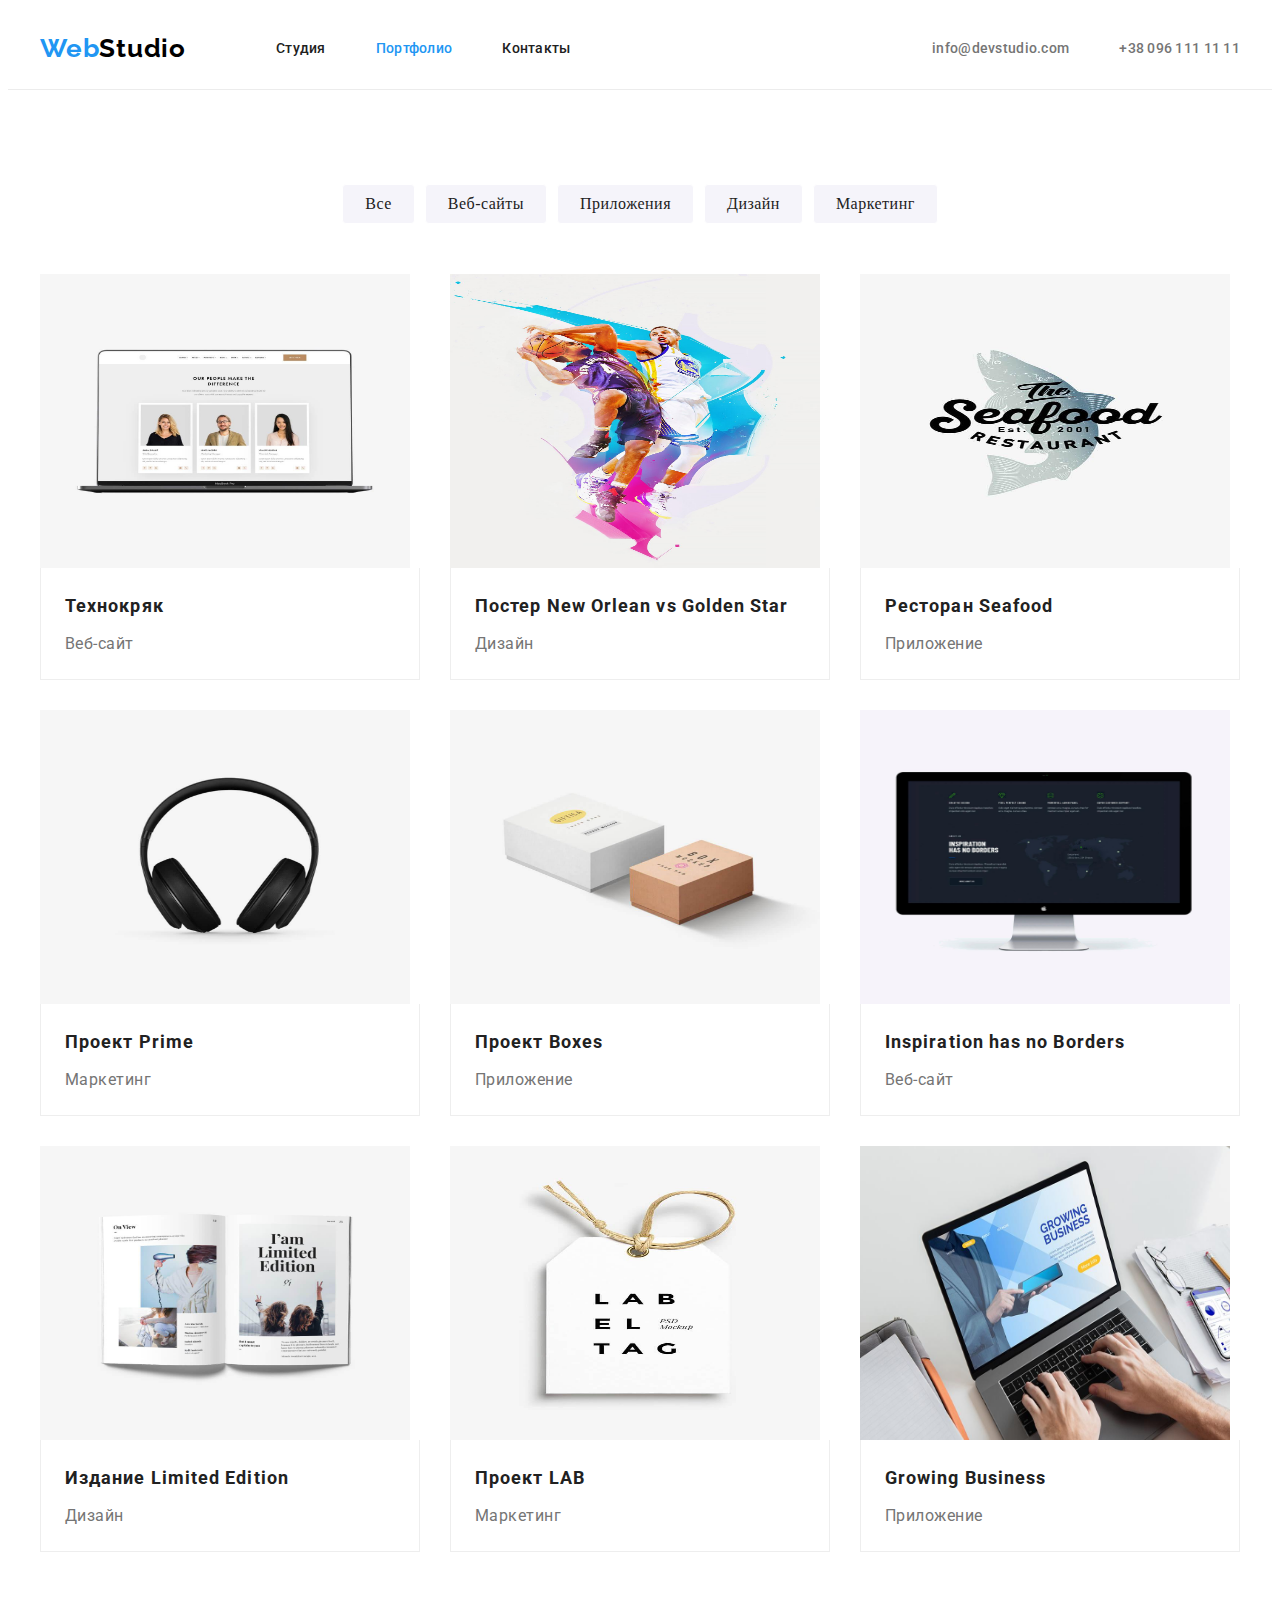
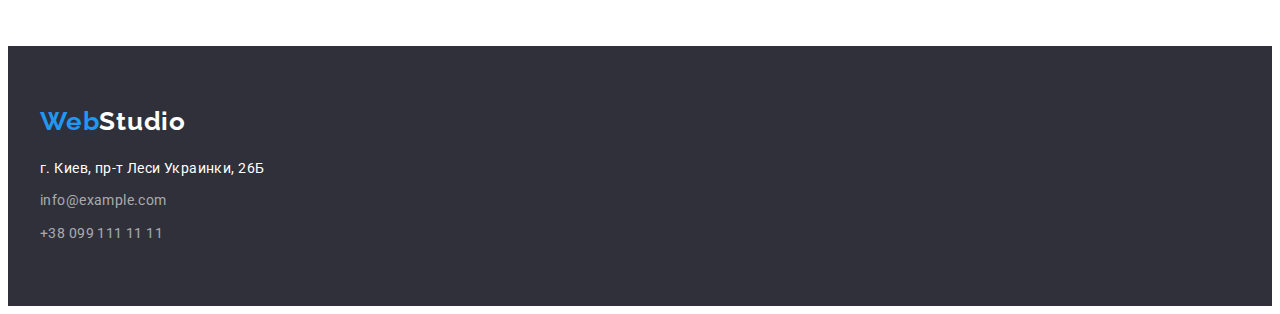
<file: portfolio.html>
<!DOCTYPE html>
<html lang="ru">
  <head>
    <meta charset="UTF-8" />
    <meta http-equiv="X-UA-Compatible" content="IE=edge" />
    <meta name="viewport" content="width=device-width, initial-scale=1.0" />
    <title>Портфолио</title>
    <link rel="preconnect" href="https://fonts.gstatic.com" />
    <link rel="preconnect" href="https://fonts.gstatic.com" />
    <link rel="preconnect" href="https://fonts.gstatic.com" />
    <link
      href="https://fonts.googleapis.com/css2?family=Raleway:wght@700&family=Roboto:wght@400;500;700;900&display=swap"
      rel="stylesheet"
    />

    <link
      rel="stylesheet"
      href="https://cdnjs.cloudflare.com/ajax/libs/modern-normalize/1.0.0/modern-normalize.css"
      integrity="sha512-Zx6MlUMKSVJoQ+83OwhdILe8cSEsCzfqThJd7J/VA2UrK6Ctj85p+xzqfyuNXE5B1k25uUdmJ2OzItbBy9GHAQ=="
      crossorigin="anonymous"
    />
    <link rel="stylesheet" href="./css/styles.css" />
  </head>
  <body>
    <header class="header">
      <!-- NAVIGATION MENU -->
      <div class="container">
        <nav class="nav">
          <a class="logo link" href="./index.html" lang="en"
            >Web<span class="logo-text-header">Studio</span></a
          >
          <ul class="nav-list list">
            <li class="nav-list-item">
              <a class="nav-link link" href="./index.html">Студия</a>
            </li>
            <li class="nav-list-item">
              <a class="nav-link link current" href="./portfolio.html"
                >Портфолио</a
              >
            </li>
            <li class="nav-list-item">
              <a class="nav-link link" href="">Контакты</a>
            </li>
          </ul>
        </nav>
        <ul class="contacts-header-list list">
          <li class="header-contacts">
            <a
              class="header-mail-link link"
              href="mailto:info@devstudio.com"
              lang="en"
              >info@devstudio.com</a
            >
          </li>
          <li class="header-contacts">
            <a class="header-phone-link link" href="tel:+380961111111"
              >+38 096 111 11 11</a
            >
          </li>
        </ul>
      </div>
    </header>

    <main>
      <!-- PORTFOLIO -->
      <h1 class="visually-hidden">Портфолио</h1>
      <section class="portfolio">
        <div class="container">
          <h2 class="visually-hidden">Наше Портфолио</h2>
          <!-- PORTFOLIO BUTTONS -->
          <ul class="filter-set">
            <li class="filter-item list">
              <button class="filter-item-button" type="button">Все</button>
            </li>
            <li class="filter-item list">
              <button class="filter-item-button" type="button">
                Веб-сайты
              </button>
            </li>
            <li class="filter-item list">
              <button class="filter-item-button" type="button">
                Приложения
              </button>
            </li>
            <li class="filter-item list">
              <button class="filter-item-button" type="button">Дизайн</button>
            </li>
            <li class="filter-item list">
              <button class="filter-item-button" type="button">
                Маркетинг
              </button>
            </li>
          </ul>

          <!-- PORTFOLIO CARDS -->
          <ul class="card-set">
            <li class="card-set-item list">
              <article class="card">
                <div class="card-thumb">
                  <img
                    src="./img/portfolio/card1.jpg"
                    alt="Пример 1"
                    width="370"
                    height="294"
                  />
                </div>
              </article>
              <div class="card-content">
                <h3 class="card-heading">Технокряк</h3>
                <p class="card-text">Веб-сайт</p>
              </div>
            </li>

            <li class="card-set-item list">
              <article class="card">
                <div class="card-thumb">
                  <img
                    src="./img/portfolio/card2.jpg"
                    alt="Пример 2"
                    width="370"
                    height="294"
                  />
                </div>
              </article>
              <div class="card-content">
                <h3 class="card-heading">
                  Постер <span lang="en">New Orlean vs Golden Star</span>
                </h3>
                <p class="card-text">Дизайн</p>
              </div>
            </li>

            <li class="card-set-item list">
              <article class="card">
                <div class="card-thumb">
                  <img
                    src="./img/portfolio/card3.jpg"
                    alt="Пример 3"
                    width="370"
                    height="294"
                  />
                </div>
              </article>
              <div class="card-content">
                <h3 class="card-heading">
                  Ресторан <span lang="en">Seafood</span>
                </h3>
                <p class="card-text">Приложение</p>
              </div>
            </li>

            <li class="card-set-item list">
              <article class="card">
                <div class="card-thumb">
                  <img
                    src="./img/portfolio/card4.jpg"
                    alt="Пример 4"
                    width="370"
                    height="294"
                  />
                </div>
              </article>
              <div class="card-content">
                <h3 class="card-heading">
                  Проект <span lang="en">Prime</span>
                </h3>
                <p class="card-text">Маркетинг</p>
              </div>
            </li>

            <li class="card-set-item list">
              <article class="card">
                <div class="card-thumb">
                  <img
                    src="./img/portfolio/card5.jpg"
                    alt="Пример 5"
                    width="370"
                    height="294"
                  />
                </div>
              </article>
              <div class="card-content">
                <h3 class="card-heading">
                  Проект <span lang="en">Boxes</span>
                </h3>
                <p class="card-text">Приложение</p>
              </div>
            </li>

            <li class="card-set-item list">
              <article class="card">
                <div class="card-thumb">
                  <img
                    src="./img/portfolio/card6.jpg"
                    alt="Пример 6"
                    width="370"
                    height="294"
                  />
                </div>
              </article>
              <div class="card-content">
                <h3 class="card-heading">
                  <span lang="en">Inspiration has no Borders</span>
                </h3>
                <p class="card-text">Веб-сайт</p>
              </div>
            </li>

            <li class="card-set-item list">
              <article class="card">
                <div class="card-thumb">
                  <img
                    src="./img/portfolio/card7.jpg"
                    alt="Пример 7"
                    width="370"
                    height="294"
                  />
                </div>
              </article>
              <div class="card-content">
                <h3 class="card-heading">
                  Издание <span lang="en">Limited Edition</span>
                </h3>
                <p class="card-text">Дизайн</p>
              </div>
            </li>

            <li class="card-set-item list">
              <article class="card">
                <div class="card-thumb">
                  <img
                    src="./img/portfolio/card8.jpg"
                    alt="Пример 8"
                    width="370"
                    height="294"
                  />
                </div>
              </article>
              <div class="card-content">
                <h3 class="card-heading">Проект <span lang="en">LAB</span></h3>
                <p class="card-text">Маркетинг</p>
              </div>
            </li>

            <li class="card-set-item list">
              <article class="card">
                <div class="card-thumb">
                  <img
                    src="./img/portfolio/card9.jpg"
                    alt="Пример 9"
                    width="370"
                    height="294"
                  />
                </div>
              </article>
              <div class="card-content">
                <h3 class="card-heading">
                  <span lang="en">Growing Business</span>
                </h3>
                <p class="card-text">Приложение</p>
              </div>
            </li>
          </ul>
        </div>
      </section>
    </main>

    <footer class="footer">
      <!-- CONTACT info -->
      <div class="container">
        <a class="logo link" href="./index.html" lang="en"
          >Web<span class="logo-text-footer">Studio</span></a
        >
        <address class="address">
          <p class="address-info">г. Киев, пр-т Леси Украинки, 26Б</p>
          <ul class="footer-contacts-list list">
            <li class="footer-mail">
              <a
                class="footer-mail-link link"
                href="mailto:info@example.com"
                lang="en"
                >info@example.com</a
              >
            </li>
            <li class="footer-phone">
              <a class="footer-phone-link link" href="tel:+380991111111"
                >+38 099 111 11 11</a
              >
            </li>
          </ul>
        </address>
      </div>
    </footer>
  </body>
</html>
</file>
<file: css/styles.css>
:root {
  --main-font: "Roboto", sans-serif;
}

h1,
h2,
h3,
h4,
h5,
h6,
p {
  margin: 0;
}

ul {
  margin: 0;
  padding: 0;
}

img {
  display: block;
  max-width: 100%;
}

.link {
  text-decoration: none;
}

.list {
  list-style: none;
}

.address {
  font-style: normal;
}

/* =============== HEADER ===============  */

.header {
  padding-top: 25px;
  padding-bottom: 25px;
  border-bottom: 1px solid #ececec;
}

.header .container {
  width: 1200px;
  /* height: 80px; */
  margin: 0 auto;
  padding-left: 15px;
  padding-right: 15px;

  display: flex;
  align-items: center;
}

.nav {
  display: flex;
  align-items: center;
}

.logo {
  font-family: "Raleway", sans-serif;
  font-weight: bold;
  font-size: 26px;
  line-height: 1.19;
  letter-spacing: 0.03em;
  margin-right: 90px;

  color: #2196f3;
}

.logo-text-header {
  color: black;
}

.nav-list .link.current {
  color: #2196f3;
}

.nav-list {
  display: flex;
  align-items: center;
}

.nav-list-item:not(:last-child) {
  margin-right: 50px;
}

.nav-link {
  font-family: var(--main-font);
  font-weight: 500;
  font-size: 14px;
  line-height: 1.14;
  letter-spacing: 0.02em;

  color: #212121;
}

.nav-link:hover,
.nav-link:focus {
  color: #2196f3;
}

.header-mail-link {
  font-family: var(--main-font);
  font-weight: 500;
  font-size: 14px;
  line-height: 1.14;
  letter-spacing: 0.02em;
  color: #757575;
  margin-right: 50px;
}

.contacts-header-list {
  display: flex;
  align-items: center;
  margin-left: auto;
}

.header-mail-link:hover,
.header-mail-link:focus {
  color: #2196f3;
}

.header-phone-link {
  font-family: var(--main-font);
  font-weight: 500;
  font-size: 14px;
  line-height: 1.14;
  letter-spacing: 0.02em;

  color: #757575;
}

.header-phone-link:hover,
.header-phone-link:focus {
  color: #2196f3;
}

/* ============== END HEADER ============== */

/* ============== HERO ================= */

.hero {
  background-color: #2f303a;
  padding-top: 200px;
  padding-bottom: 200px;
}

.hero .container {
  width: 1200px;
  /* height: 600px; */
  margin: 0 auto;
  padding-left: 15px;
  padding-right: 15px;

  display: flex;
  align-items: center;
  flex-direction: column;
}

.hero-title {
  font-family: var(--main-font);
  font-weight: 900;
  font-size: 44px;
  line-height: 1.36;

  text-align: center;
  letter-spacing: 0.06em;
  text-transform: uppercase;

  padding-left: 240px;
  padding-right: 240px;
  margin-bottom: 30px;

  color: #ffffff;
}

.modal-button {
  min-width: 200px;
  padding: 10px 32px;
  background: #2196f3;
  box-shadow: 0px 4px 4px rgba(0, 0, 0, 0.15);
  border-radius: 4px;
  cursor: pointer;
}

.modal-button:hover,
.modal-button:focus {
  background: #188ce8;
}

.modal-button-text {
  font-family: inherit;
  font-weight: bold;
  font-size: 16px;
  line-height: 1.88;

  color: #ffffff;
}

/* =============== END HERO ================ */

/* =============== FEATURES ================ */

.features {
  padding-top: 94px;
  padding-bottom: 94px;
}

.features .container {
  width: 1200px;
  /* height: 100px; */
  margin: 0 auto;
  padding-left: 15px;
  padding-right: 15px;
}

.features-list {
  display: flex;
  align-items: center;

  margin-left: -30px;
  margin-top: -30px;
}

.features-item-title {
  font-family: var(--main-font);
  font-weight: bold;
  font-size: 14px;
  line-height: 1.14;
  letter-spacing: 0.03em;
  text-transform: uppercase;
  margin-bottom: 10px;

  color: #212121;
}

.features-item-description {
  font-family: var(--main-font);
  font-weight: normal;
  font-size: 14px;
  line-height: 1.7;

  letter-spacing: 0.03em;

  color: #757575;
}

.features-item {
  width: 270px;
  height: 101px;
  flex-basis: calc(100% / 4 - 30px);
  margin-left: 30px;
  margin-top: 30px;
}

/* ============= END FEATURES ============== */

/* ========== WHAT WE ARE DOING ============ */

.we-doing {
  padding-top: 94px;
  padding-bottom: 94px;
}

.we-doing .container {
  width: 1200px;
  /* height: 386px; */
  margin: 0 auto;
  padding-left: 15px;
  padding-right: 15px;
}

.we-doing-title {
  font-family: var(--main-font);
  font-weight: bold;
  font-size: 36px;
  line-height: 1.16;
  text-align: center;
  letter-spacing: 0.03em;

  margin-bottom: 50px;

  color: #212121;
}

.we-doing-list {
  display: flex;
  align-items: center;
  /* justify-content: space-between; */
  margin-left: -30px;
  margin-top: -30px;
}

.we-doing-list-item {
  flex-basis: calc(100% / 3 - 30px);
  margin-left: 30px;
  margin-top: 30px;
}

.we-doing-img1 {
  width: 370px;
  height: 294px;
  left: 215px;
  top: 1061px;
}

.we-doing-img2 {
  width: 370px;
  height: 294px;
  left: 615px;
  top: 1061px;
}

.we-doing-img3 {
  width: 370px;
  height: 294px;
  left: 1015px;
  top: 1061px;
}

/* ========= END WHAT WE ARE DOING ========= */

/* =============== TEAM ================= */

.team {
  background-color: #f5f4fa;
  padding-top: 94px;
  padding-bottom: 94px;
}

.team .container {
  width: 1200px;
  /* height: 648px; */
  margin: 0 auto;
  padding-left: 15px;
  padding-right: 15px;

  display: flex;
  align-items: center;
  flex-direction: column;
}

.team-title {
  font-family: var(--main-font);
  font-weight: bold;
  font-size: 36px;
  line-height: 1.16;
  text-align: center;
  letter-spacing: 0.03em;
  margin-bottom: 50px;

  color: #212121;
}

.team-list {
  width: 1170px;
  height: 368px;
  left: 215px;
  top: 1635px;
  display: flex;
  /* justify-content: space-between; */
  margin-left: -30px;
  margin-top: -30px;
}

.team-item1 {
  width: 270px;
  height: 368px;
  left: 215px;
  top: 1635px;

  background: #ffffff;

  box-shadow: 0px 1px 3px rgba(0, 0, 0, 0.12), 0px 1px 1px rgba(0, 0, 0, 0.14),
    0px 2px 1px rgba(0, 0, 0, 0.2);
  border-radius: 0px 0px 4px 4px;

  flex-basis: calc(100% / 4 - 30px);
  margin-left: 30px;
  margin-top: 30px;
}

.team-item2 {
  width: 270px;
  height: 368px;
  left: 815px;
  top: 1635px;

  background: #ffffff;

  box-shadow: 0px 1px 3px rgba(0, 0, 0, 0.12), 0px 1px 1px rgba(0, 0, 0, 0.14),
    0px 2px 1px rgba(0, 0, 0, 0.2);
  border-radius: 0px 0px 4px 4px;

  flex-basis: calc(100% / 4 - 30px);
  margin-left: 30px;
  margin-top: 30px;
}

.team-item3 {
  width: 270px;
  height: 368px;
  left: 815px;
  top: 1635px;

  background: #ffffff;

  box-shadow: 0px 1px 3px rgba(0, 0, 0, 0.12), 0px 1px 1px rgba(0, 0, 0, 0.14),
    0px 2px 1px rgba(0, 0, 0, 0.2);
  border-radius: 0px 0px 4px 4px;

  flex-basis: calc(100% / 4 - 30px);
  margin-left: 30px;
  margin-top: 30px;
}

.team-item4 {
  width: 270px;
  height: 368px;
  left: 815px;
  top: 1635px;

  background: #ffffff;

  box-shadow: 0px 1px 3px rgba(0, 0, 0, 0.12), 0px 1px 1px rgba(0, 0, 0, 0.14),
    0px 2px 1px rgba(0, 0, 0, 0.2);
  border-radius: 0px 0px 4px 4px;

  flex-basis: calc(100% / 4 - 30px);
  margin-left: 30px;
  margin-top: 30px;
}

.team-img1 {
  width: 270px;
  height: 260px;
  left: 215px;
  top: 1635px;

  border-radius: 0px;
}

.team-img2 {
  width: 270px;
  height: 260px;
  left: 515px;
  top: 1635px;

  border-radius: 0px;
}

.team-img3 {
  width: 270px;
  height: 260px;
  left: 815px;
  top: 1635px;

  border-radius: 0px;
}

.team-img4 {
  width: 270px;
  height: 260px;
  left: 1115px;
  top: 1635px;

  border-radius: 0px;
}

.team-item-title {
  font-family: var(--main-font);
  font-weight: 500;
  font-size: 16px;
  line-height: 1.18;

  text-align: center;
  letter-spacing: 0.03em;

  margin-bottom: 10px;

  color: #212121;
}

.team-item-position {
  font-family: var(--main-font);
  font-weight: normal;
  font-size: 16px;
  line-height: 1.18;

  text-align: center;
  letter-spacing: 0.03em;

  color: #757575;
}

.team-item-content-wrapper {
  padding-top: 30px;
  padding-bottom: 30px;
}

/* =============== END TEAM =============== */

/* ============== PORTFOLIO =============== */

.portfolio {
  padding-top: 94px;
  padding-bottom: 94px;
}

/* =========== PORFOLIO BUTTONS =========== */

.filter-set {
  display: flex;
  justify-content: center;
  align-items: center;

  margin-bottom: 50px;
}

.filter-item:not(:last-child) {
  margin-right: 10px;
}

.filter-item-button {
  background: #f5f4fa;
  border-radius: 4px;
  cursor: pointer;

  font-family: inherit;
  font-weight: 500;
  font-size: 16px;
  line-height: 1.62;

  text-align: center;
  letter-spacing: 0.03em;

  color: #212121;

  border: 1px solid #fff;

  padding: 6px 22px;
}

.filter-item-button:hover,
.filter-item-button:focus {
  background-color: #2196f3;
  color: #ffffff;
}

/* ============ PORTFOLIO CARDS ============ */
.visually-hidden {
  position: absolute;
  width: 1px;
  height: 1px;
  margin: -1px;
  border: 0;
  padding: 0;

  white-space: nowrap;
  clip-path: inset(100%);
  clip: rect(0 0 0 0);
  overflow: hidden;
}

.portfolio .container {
  width: 1200px;
  margin: 0 auto;
  padding-left: 15px;
  padding-right: 15px;
}

.card-set {
  display: flex;
  flex-wrap: wrap;

  margin-left: -30px;
  margin-top: -30px;
}

.card-set > .card-set-item {
  flex-basis: calc(100% / 3 - 30px);

  margin-left: 30px;
  margin-top: 30px;
}

.card-heading {
  font-family: var(--main-font);
  font-weight: bold;
  font-size: 18px;
  line-height: 2;

  letter-spacing: 0.06em;

  color: #212121;
}

.card-text {
  font-family: var(--main-font);
  font-weight: normal;
  font-size: 16px;
  line-height: 1.87;

  letter-spacing: 0.03em;

  color: #757575;
}

.card-content {
  background: #ffffff;
  border: 1px solid #eeeeee;
  box-sizing: border-box;
  border-top: none;
  padding: 20px 24px;
}

.card-text {
  margin-top: 5px;
}

/* =========== END PORTFOLIO ============ */

/* ============== FOOTER ================ */

.footer {
  background: #2f303a;
  padding-top: 60px;
  padding-bottom: 60px;
}

.footer .container {
  width: 1200px;
  /* height: 250px; */
  margin: 0 auto;
  padding-left: 15px;
  padding-right: 15px;
}

.logo-text-footer {
  color: #ffffff;
}

.address {
  margin-top: 20px;
}

.address-info {
  font-family: var(--main-font);
  font-weight: normal;
  font-size: 14px;
  line-height: 1.7;

  letter-spacing: 0.03em;

  margin-bottom: 9px;

  color: #ffffff;
}

.footer-mail-link {
  font-family: var(--main-font);
  font-weight: normal;
  font-size: 14px;
  line-height: 1.7;

  letter-spacing: 0.03em;

  color: rgba(255, 255, 255, 0.6);
}

.footer-mail-link:hover,
.footer-mail-link:focus {
  color: #2196f3;
}

.footer-phone-link {
  font-family: var(--main-font);
  font-weight: normal;
  font-size: 14px;
  line-height: 1.7;

  letter-spacing: 0.03em;

  color: rgba(255, 255, 255, 0.6);
}

.footer-phone-link:hover,
.footer-phone-link:focus {
  color: #2196f3;
}

.footer-mail {
  margin-bottom: 9px;
}

/* ============= END FOOTER =============== */
</file>
